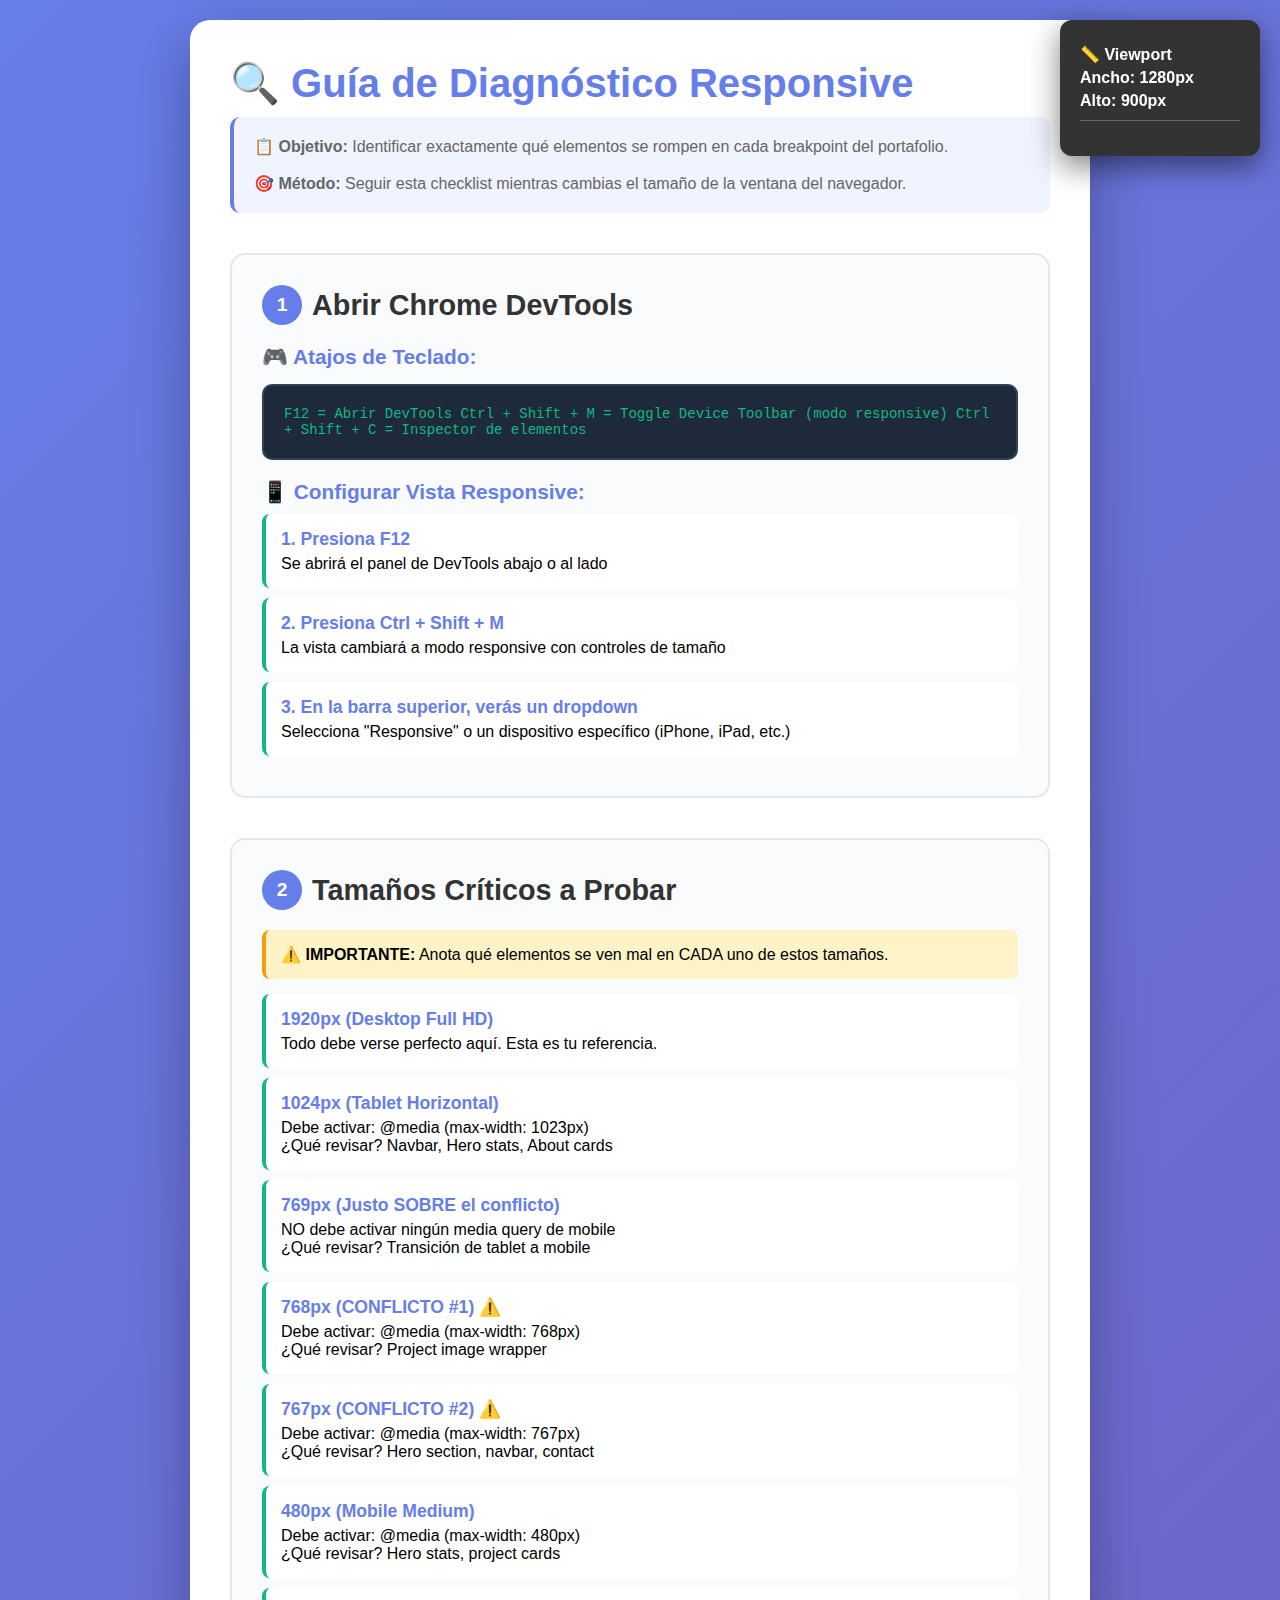
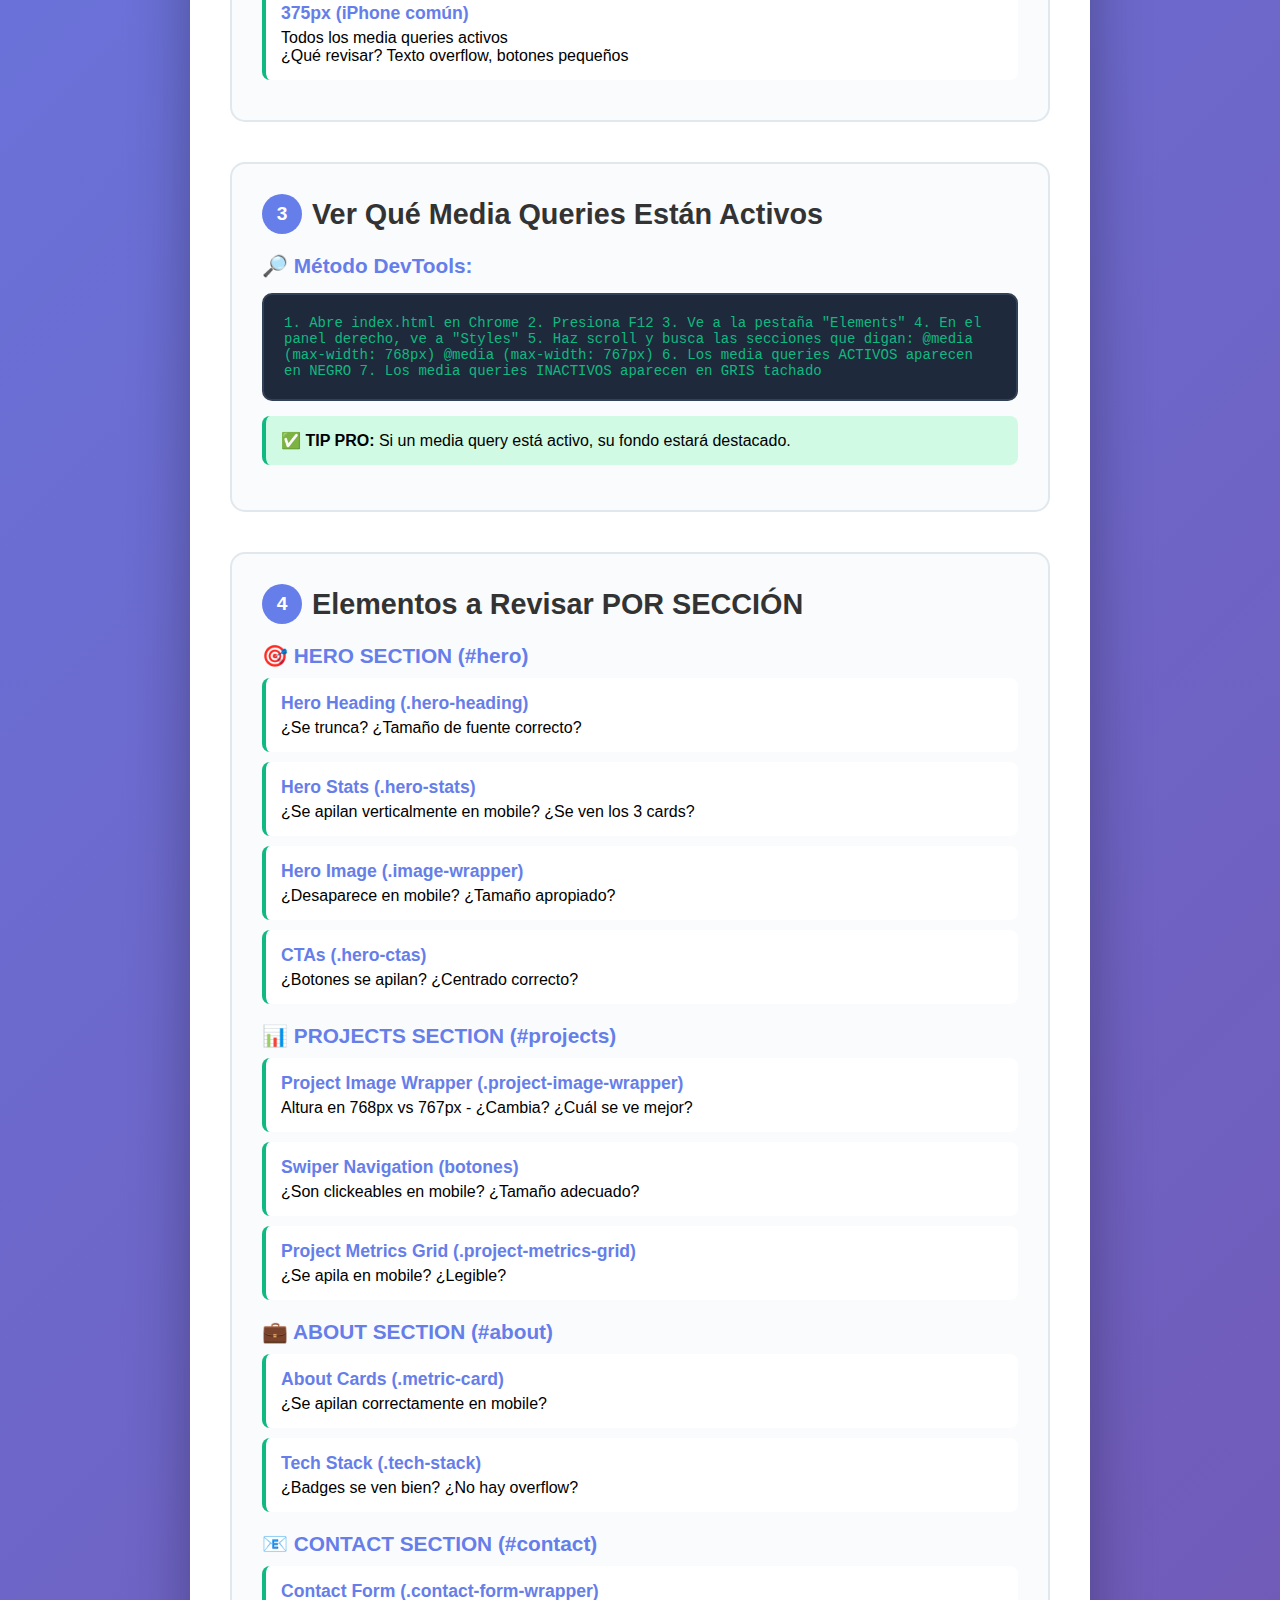
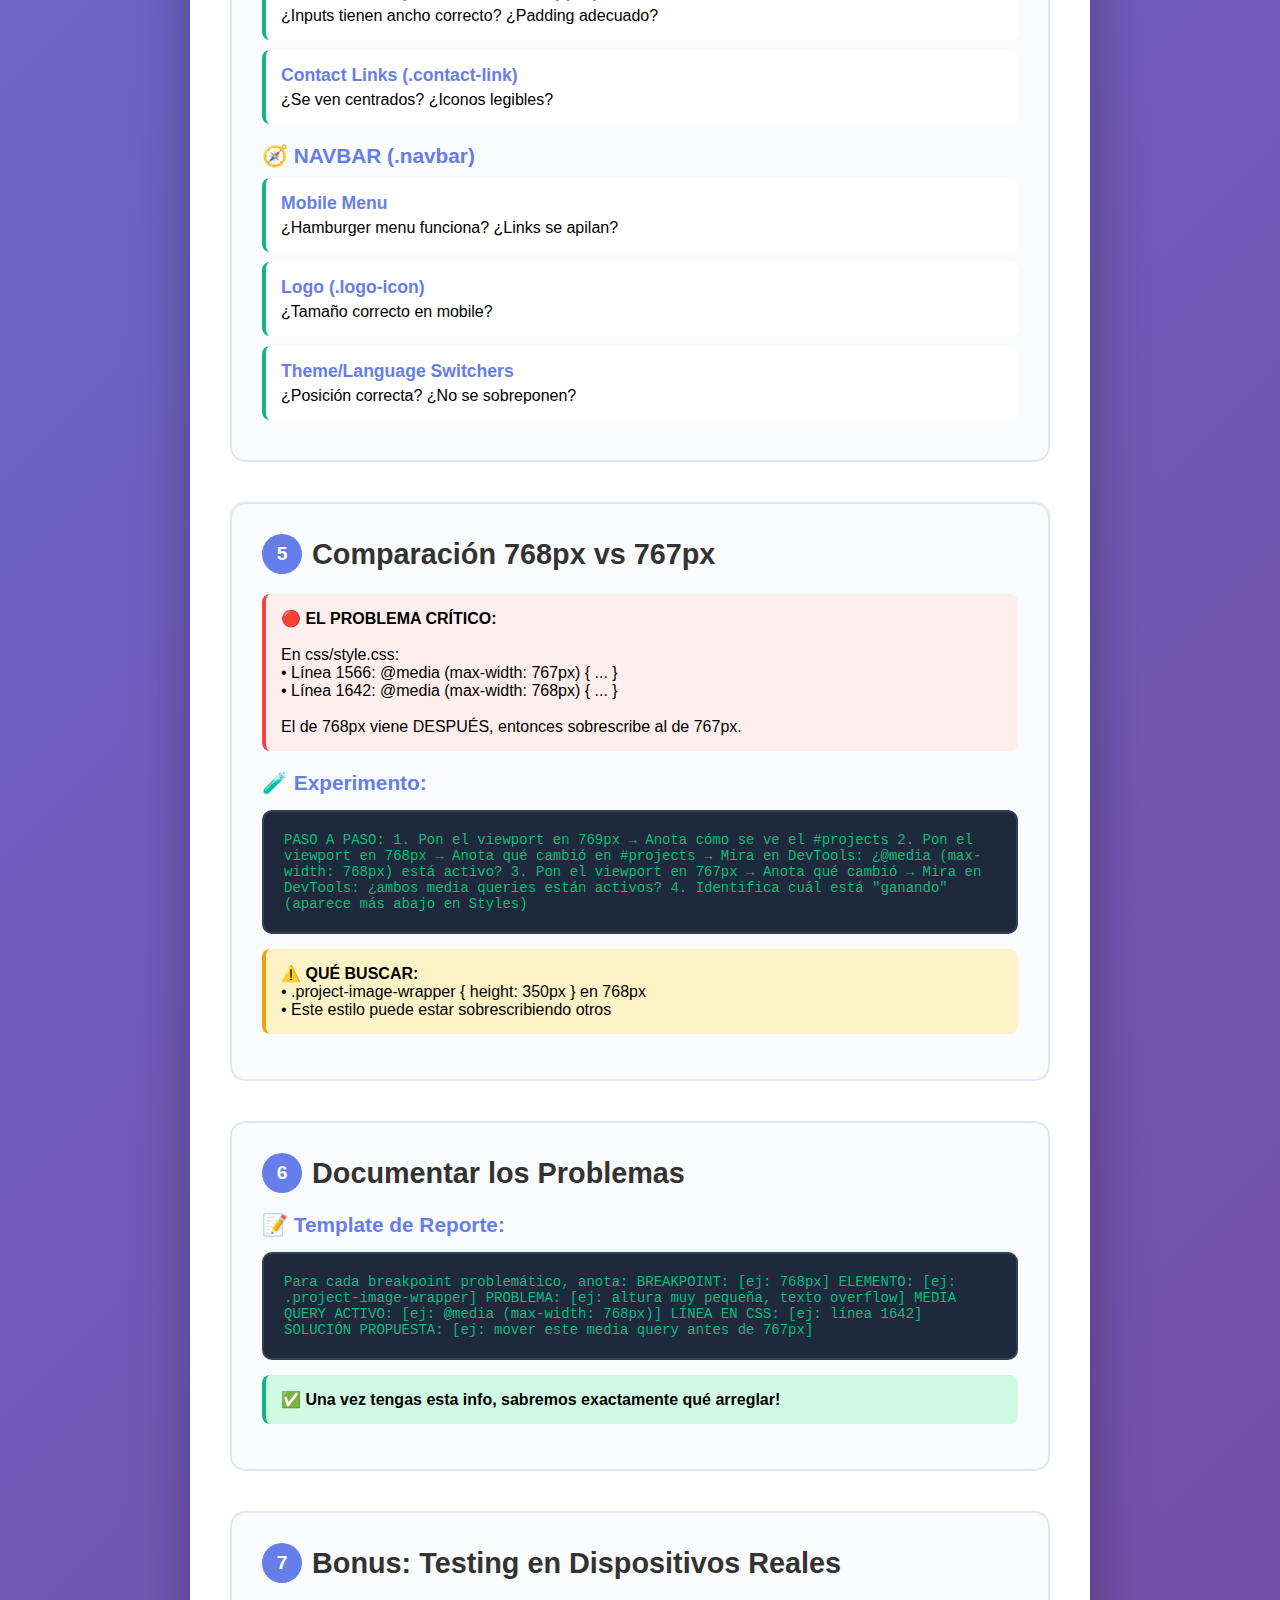
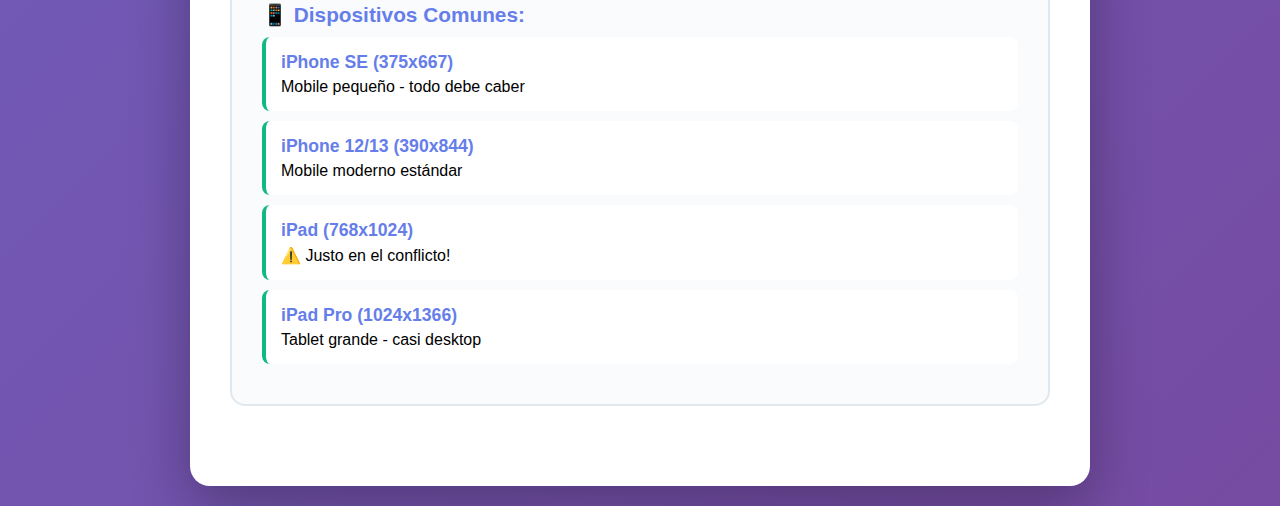
<file: diagnostic-checklist.html>
<!DOCTYPE html>
<html lang="es">
<head>
    <meta charset="UTF-8">
    <meta name="viewport" content="width=device-width, initial-scale=1.0">
    <title>Checklist de Diagnóstico Responsive</title>
    <style>
        * {
            margin: 0;
            padding: 0;
            box-sizing: border-box;
        }
        body {
            font-family: 'Arial', sans-serif;
            background: linear-gradient(135deg, #667eea 0%, #764ba2 100%);
            padding: 20px;
            min-height: 100vh;
        }
        .container {
            max-width: 900px;
            margin: 0 auto;
            background: white;
            border-radius: 20px;
            padding: 40px;
            box-shadow: 0 20px 60px rgba(0,0,0,0.3);
        }
        h1 {
            color: #667eea;
            margin-bottom: 10px;
            font-size: 2.5rem;
        }
        .intro {
            color: #666;
            margin-bottom: 30px;
            padding: 20px;
            background: #f0f4ff;
            border-radius: 10px;
            border-left: 4px solid #667eea;
        }
        .viewport-display {
            position: fixed;
            top: 20px;
            right: 20px;
            background: #333;
            color: white;
            padding: 20px;
            border-radius: 12px;
            font-size: 16px;
            font-weight: bold;
            z-index: 9999;
            box-shadow: 0 10px 30px rgba(0,0,0,0.5);
            min-width: 200px;
        }
        .viewport-display div {
            margin: 5px 0;
        }
        .breakpoint-indicator {
            display: none;
            padding: 8px 15px;
            border-radius: 20px;
            font-size: 14px;
            font-weight: bold;
            margin: 5px 0;
        }
        .section {
            margin: 40px 0;
            padding: 30px;
            background: #fafbfc;
            border-radius: 15px;
            border: 2px solid #e1e8ed;
        }
        .section h2 {
            color: #333;
            margin-bottom: 20px;
            font-size: 1.8rem;
            display: flex;
            align-items: center;
            gap: 10px;
        }
        .section h3 {
            color: #667eea;
            margin: 20px 0 10px 0;
            font-size: 1.3rem;
        }
        .checklist {
            list-style: none;
            padding: 0;
        }
        .checklist li {
            padding: 15px;
            margin: 10px 0;
            background: white;
            border-radius: 8px;
            border-left: 4px solid #10b981;
            transition: all 0.3s ease;
        }
        .checklist li:hover {
            transform: translateX(5px);
            box-shadow: 0 5px 15px rgba(0,0,0,0.1);
        }
        .checklist li strong {
            color: #667eea;
            display: block;
            margin-bottom: 5px;
            font-size: 1.1rem;
        }
        .code-box {
            background: #1e293b;
            color: #10b981;
            padding: 20px;
            border-radius: 10px;
            margin: 15px 0;
            font-family: 'Courier New', monospace;
            font-size: 14px;
            overflow-x: auto;
            border: 2px solid #334155;
        }
        .warning {
            background: #fef3c7;
            border-left: 4px solid #f59e0b;
            padding: 15px;
            margin: 15px 0;
            border-radius: 8px;
        }
        .error {
            background: #fee;
            border-left: 4px solid #ef4444;
            padding: 15px;
            margin: 15px 0;
            border-radius: 8px;
        }
        .success {
            background: #d1fae5;
            border-left: 4px solid #10b981;
            padding: 15px;
            margin: 15px 0;
            border-radius: 8px;
        }
        .step-number {
            background: #667eea;
            color: white;
            width: 40px;
            height: 40px;
            border-radius: 50%;
            display: inline-flex;
            align-items: center;
            justify-content: center;
            font-weight: bold;
            font-size: 1.2rem;
        }

        /* Breakpoint indicators */
        @media (max-width: 1023px) {
            .bp-1023 {
                display: inline-block;
                background: #3b82f6;
                color: white;
            }
        }
        @media (max-width: 767px) {
            .bp-767 {
                display: inline-block;
                background: #10b981;
                color: white;
            }
        }
        @media (max-width: 768px) {
            .bp-768 {
                display: inline-block;
                background: #ef4444;
                color: white;
            }
        }
        @media (max-width: 480px) {
            .bp-480 {
                display: inline-block;
                background: #8b5cf6;
                color: white;
            }
        }
    </style>
</head>
<body>
    <div class="viewport-display">
        <div>📏 Viewport</div>
        <div>Ancho: <span id="width"></span>px</div>
        <div>Alto: <span id="height"></span>px</div>
        <div style="margin-top: 10px; padding-top: 10px; border-top: 1px solid #666;">
            <div class="breakpoint-indicator bp-1023">≤1023px</div>
            <div class="breakpoint-indicator bp-767">≤767px</div>
            <div class="breakpoint-indicator bp-768">≤768px ⚠️</div>
            <div class="breakpoint-indicator bp-480">≤480px</div>
        </div>
    </div>

    <div class="container">
        <h1>🔍 Guía de Diagnóstico Responsive</h1>
        <div class="intro">
            <strong>📋 Objetivo:</strong> Identificar exactamente qué elementos se rompen en cada breakpoint del portafolio.
            <br><br>
            <strong>🎯 Método:</strong> Seguir esta checklist mientras cambias el tamaño de la ventana del navegador.
        </div>

        <!-- PASO 1 -->
        <div class="section">
            <h2><span class="step-number">1</span> Abrir Chrome DevTools</h2>

            <h3>🎮 Atajos de Teclado:</h3>
            <div class="code-box">
F12 = Abrir DevTools
Ctrl + Shift + M = Toggle Device Toolbar (modo responsive)
Ctrl + Shift + C = Inspector de elementos
            </div>

            <h3>📱 Configurar Vista Responsive:</h3>
            <ul class="checklist">
                <li>
                    <strong>1. Presiona F12</strong>
                    Se abrirá el panel de DevTools abajo o al lado
                </li>
                <li>
                    <strong>2. Presiona Ctrl + Shift + M</strong>
                    La vista cambiará a modo responsive con controles de tamaño
                </li>
                <li>
                    <strong>3. En la barra superior, verás un dropdown</strong>
                    Selecciona "Responsive" o un dispositivo específico (iPhone, iPad, etc.)
                </li>
            </ul>
        </div>

        <!-- PASO 2 -->
        <div class="section">
            <h2><span class="step-number">2</span> Tamaños Críticos a Probar</h2>

            <div class="warning">
                <strong>⚠️ IMPORTANTE:</strong> Anota qué elementos se ven mal en CADA uno de estos tamaños.
            </div>

            <ul class="checklist">
                <li>
                    <strong>1920px (Desktop Full HD)</strong>
                    Todo debe verse perfecto aquí. Esta es tu referencia.
                </li>
                <li>
                    <strong>1024px (Tablet Horizontal)</strong>
                    Debe activar: @media (max-width: 1023px)
                    <br>¿Qué revisar? Navbar, Hero stats, About cards
                </li>
                <li>
                    <strong>769px (Justo SOBRE el conflicto)</strong>
                    NO debe activar ningún media query de mobile
                    <br>¿Qué revisar? Transición de tablet a mobile
                </li>
                <li>
                    <strong>768px (CONFLICTO #1) ⚠️</strong>
                    Debe activar: @media (max-width: 768px)
                    <br>¿Qué revisar? Project image wrapper
                </li>
                <li>
                    <strong>767px (CONFLICTO #2) ⚠️</strong>
                    Debe activar: @media (max-width: 767px)
                    <br>¿Qué revisar? Hero section, navbar, contact
                </li>
                <li>
                    <strong>480px (Mobile Medium)</strong>
                    Debe activar: @media (max-width: 480px)
                    <br>¿Qué revisar? Hero stats, project cards
                </li>
                <li>
                    <strong>375px (iPhone común)</strong>
                    Todos los media queries activos
                    <br>¿Qué revisar? Texto overflow, botones pequeños
                </li>
            </ul>
        </div>

        <!-- PASO 3 -->
        <div class="section">
            <h2><span class="step-number">3</span> Ver Qué Media Queries Están Activos</h2>

            <h3>🔎 Método DevTools:</h3>
            <div class="code-box">
1. Abre index.html en Chrome
2. Presiona F12
3. Ve a la pestaña "Elements"
4. En el panel derecho, ve a "Styles"
5. Haz scroll y busca las secciones que digan:

   @media (max-width: 768px)
   @media (max-width: 767px)

6. Los media queries ACTIVOS aparecen en NEGRO
7. Los media queries INACTIVOS aparecen en GRIS tachado
            </div>

            <div class="success">
                <strong>✅ TIP PRO:</strong> Si un media query está activo, su fondo estará destacado.
            </div>
        </div>

        <!-- PASO 4 -->
        <div class="section">
            <h2><span class="step-number">4</span> Elementos a Revisar POR SECCIÓN</h2>

            <h3>🎯 HERO SECTION (#hero)</h3>
            <ul class="checklist">
                <li>
                    <strong>Hero Heading (.hero-heading)</strong>
                    ¿Se trunca? ¿Tamaño de fuente correcto?
                </li>
                <li>
                    <strong>Hero Stats (.hero-stats)</strong>
                    ¿Se apilan verticalmente en mobile? ¿Se ven los 3 cards?
                </li>
                <li>
                    <strong>Hero Image (.image-wrapper)</strong>
                    ¿Desaparece en mobile? ¿Tamaño apropiado?
                </li>
                <li>
                    <strong>CTAs (.hero-ctas)</strong>
                    ¿Botones se apilan? ¿Centrado correcto?
                </li>
            </ul>

            <h3>📊 PROJECTS SECTION (#projects)</h3>
            <ul class="checklist">
                <li>
                    <strong>Project Image Wrapper (.project-image-wrapper)</strong>
                    Altura en 768px vs 767px - ¿Cambia? ¿Cuál se ve mejor?
                </li>
                <li>
                    <strong>Swiper Navigation (botones)</strong>
                    ¿Son clickeables en mobile? ¿Tamaño adecuado?
                </li>
                <li>
                    <strong>Project Metrics Grid (.project-metrics-grid)</strong>
                    ¿Se apila en mobile? ¿Legible?
                </li>
            </ul>

            <h3>💼 ABOUT SECTION (#about)</h3>
            <ul class="checklist">
                <li>
                    <strong>About Cards (.metric-card)</strong>
                    ¿Se apilan correctamente en mobile?
                </li>
                <li>
                    <strong>Tech Stack (.tech-stack)</strong>
                    ¿Badges se ven bien? ¿No hay overflow?
                </li>
            </ul>

            <h3>📧 CONTACT SECTION (#contact)</h3>
            <ul class="checklist">
                <li>
                    <strong>Contact Form (.contact-form-wrapper)</strong>
                    ¿Inputs tienen ancho correcto? ¿Padding adecuado?
                </li>
                <li>
                    <strong>Contact Links (.contact-link)</strong>
                    ¿Se ven centrados? ¿Iconos legibles?
                </li>
            </ul>

            <h3>🧭 NAVBAR (.navbar)</h3>
            <ul class="checklist">
                <li>
                    <strong>Mobile Menu</strong>
                    ¿Hamburger menu funciona? ¿Links se apilan?
                </li>
                <li>
                    <strong>Logo (.logo-icon)</strong>
                    ¿Tamaño correcto en mobile?
                </li>
                <li>
                    <strong>Theme/Language Switchers</strong>
                    ¿Posición correcta? ¿No se sobreponen?
                </li>
            </ul>
        </div>

        <!-- PASO 5 -->
        <div class="section">
            <h2><span class="step-number">5</span> Comparación 768px vs 767px</h2>

            <div class="error">
                <strong>🔴 EL PROBLEMA CRÍTICO:</strong>
                <br><br>
                En css/style.css:
                <br>• Línea 1566: @media (max-width: 767px) { ... }
                <br>• Línea 1642: @media (max-width: 768px) { ... }
                <br><br>
                El de 768px viene DESPUÉS, entonces sobrescribe al de 767px.
            </div>

            <h3>🧪 Experimento:</h3>
            <div class="code-box">
PASO A PASO:

1. Pon el viewport en 769px
   → Anota cómo se ve el #projects

2. Pon el viewport en 768px
   → Anota qué cambió en #projects
   → Mira en DevTools: ¿@media (max-width: 768px) está activo?

3. Pon el viewport en 767px
   → Anota qué cambió
   → Mira en DevTools: ¿ambos media queries están activos?

4. Identifica cuál está "ganando" (aparece más abajo en Styles)
            </div>

            <div class="warning">
                <strong>⚠️ QUÉ BUSCAR:</strong>
                <br>• .project-image-wrapper { height: 350px } en 768px
                <br>• Este estilo puede estar sobrescribiendo otros
            </div>
        </div>

        <!-- PASO 6 -->
        <div class="section">
            <h2><span class="step-number">6</span> Documentar los Problemas</h2>

            <h3>📝 Template de Reporte:</h3>
            <div class="code-box">
Para cada breakpoint problemático, anota:

BREAKPOINT: [ej: 768px]
ELEMENTO: [ej: .project-image-wrapper]
PROBLEMA: [ej: altura muy pequeña, texto overflow]
MEDIA QUERY ACTIVO: [ej: @media (max-width: 768px)]
LÍNEA EN CSS: [ej: línea 1642]
SOLUCIÓN PROPUESTA: [ej: mover este media query antes de 767px]
            </div>

            <div class="success">
                <strong>✅ Una vez tengas esta info, sabremos exactamente qué arreglar!</strong>
            </div>
        </div>

        <!-- PASO 7 -->
        <div class="section">
            <h2><span class="step-number">7</span> Bonus: Testing en Dispositivos Reales</h2>

            <h3>📱 Dispositivos Comunes:</h3>
            <ul class="checklist">
                <li>
                    <strong>iPhone SE (375x667)</strong>
                    Mobile pequeño - todo debe caber
                </li>
                <li>
                    <strong>iPhone 12/13 (390x844)</strong>
                    Mobile moderno estándar
                </li>
                <li>
                    <strong>iPad (768x1024)</strong>
                    ⚠️ Justo en el conflicto!
                </li>
                <li>
                    <strong>iPad Pro (1024x1366)</strong>
                    Tablet grande - casi desktop
                </li>
            </ul>
        </div>

    </div>

    <script>
        function updateViewport() {
            const width = window.innerWidth;
            const height = window.innerHeight;
            document.getElementById('width').textContent = width;
            document.getElementById('height').textContent = height;
        }

        updateViewport();
        window.addEventListener('resize', updateViewport);
    </script>
</body>
</html>
</file>
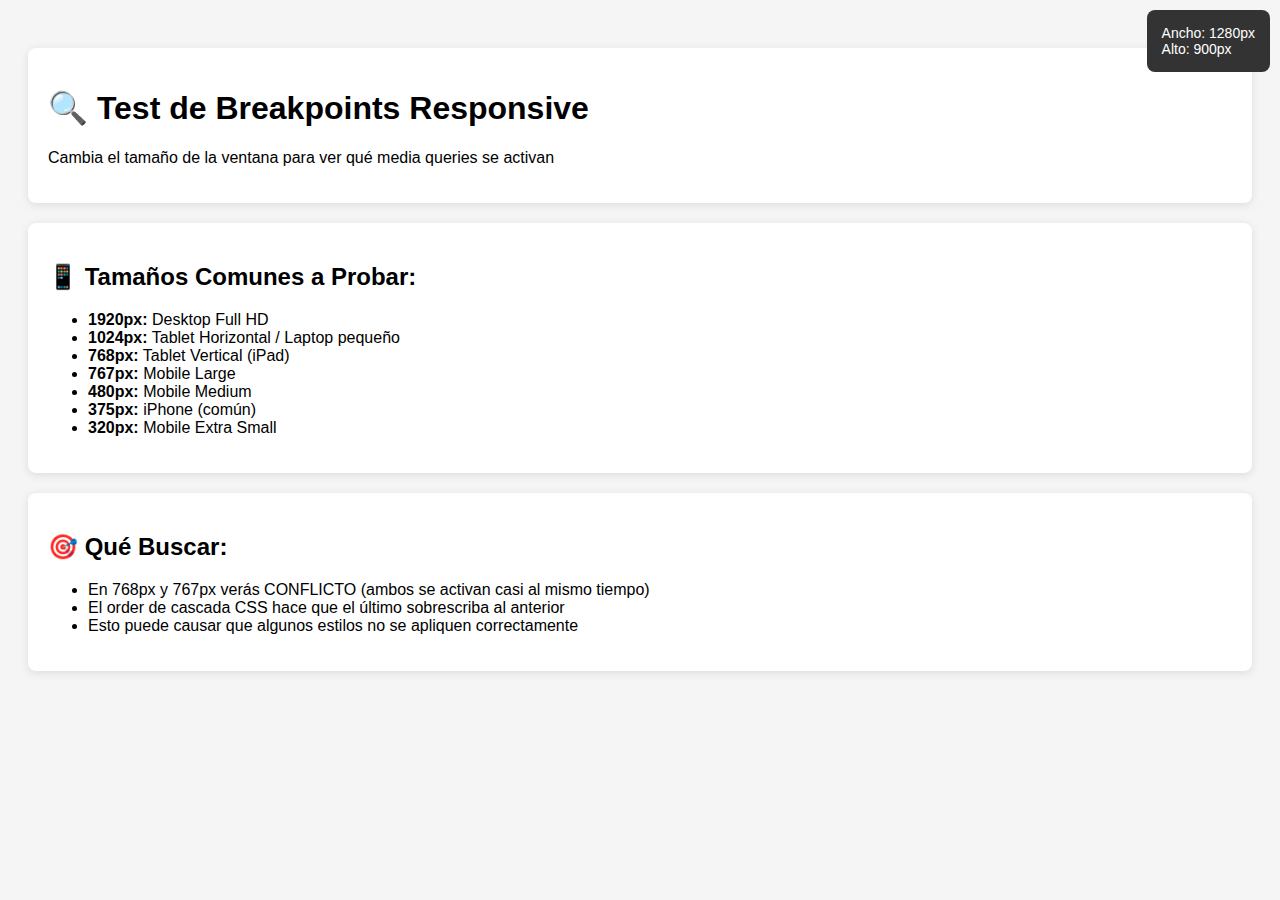
<file: test-responsive.html>
<!DOCTYPE html>
<html lang="es">
<head>
    <meta charset="UTF-8">
    <meta name="viewport" content="width=device-width, initial-scale=1.0">
    <title>Test Responsive - Diagnóstico</title>
    <style>
        body {
            font-family: Arial, sans-serif;
            padding: 20px;
            background: #f5f5f5;
        }
        .viewport-info {
            position: fixed;
            top: 10px;
            right: 10px;
            background: #333;
            color: white;
            padding: 15px;
            border-radius: 8px;
            font-size: 14px;
            z-index: 9999;
        }
        .test-box {
            background: white;
            padding: 20px;
            margin: 20px 0;
            border-radius: 8px;
            box-shadow: 0 2px 10px rgba(0,0,0,0.1);
        }
        .breakpoint {
            display: none;
            padding: 10px;
            margin: 10px 0;
            border-radius: 4px;
            font-weight: bold;
        }

        /* Tus breakpoints actuales */
        @media (max-width: 1023px) {
            .bp-1023 {
                display: block;
                background: #3b82f6;
                color: white;
            }
        }

        @media (max-width: 767px) {
            .bp-767 {
                display: block;
                background: #10b981;
                color: white;
            }
        }

        @media (max-width: 768px) {
            .bp-768 {
                display: block;
                background: #ef4444;
                color: white;
            }
        }

        @media (max-width: 480px) {
            .bp-480 {
                display: block;
                background: #8b5cf6;
                color: white;
            }
        }
    </style>
</head>
<body>
    <div class="viewport-info">
        <div>Ancho: <span id="width"></span>px</div>
        <div>Alto: <span id="height"></span>px</div>
    </div>

    <div class="test-box">
        <h1>🔍 Test de Breakpoints Responsive</h1>
        <p>Cambia el tamaño de la ventana para ver qué media queries se activan</p>

        <div class="breakpoint bp-1023">
            ✅ ACTIVO: @media (max-width: 1023px) - Tablet
        </div>

        <div class="breakpoint bp-767">
            ✅ ACTIVO: @media (max-width: 767px) - Mobile
        </div>

        <div class="breakpoint bp-768">
            ⚠️ ACTIVO: @media (max-width: 768px) - Projects (CONFLICTO)
        </div>

        <div class="breakpoint bp-480">
            ✅ ACTIVO: @media (max-width: 480px) - Extra Small
        </div>
    </div>

    <div class="test-box">
        <h2>📱 Tamaños Comunes a Probar:</h2>
        <ul>
            <li><strong>1920px:</strong> Desktop Full HD</li>
            <li><strong>1024px:</strong> Tablet Horizontal / Laptop pequeño</li>
            <li><strong>768px:</strong> Tablet Vertical (iPad)</li>
            <li><strong>767px:</strong> Mobile Large</li>
            <li><strong>480px:</strong> Mobile Medium</li>
            <li><strong>375px:</strong> iPhone (común)</li>
            <li><strong>320px:</strong> Mobile Extra Small</li>
        </ul>
    </div>

    <div class="test-box">
        <h2>🎯 Qué Buscar:</h2>
        <ul>
            <li>En 768px y 767px verás CONFLICTO (ambos se activan casi al mismo tiempo)</li>
            <li>El order de cascada CSS hace que el último sobrescriba al anterior</li>
            <li>Esto puede causar que algunos estilos no se apliquen correctamente</li>
        </ul>
    </div>

    <script>
        function updateViewport() {
            document.getElementById('width').textContent = window.innerWidth;
            document.getElementById('height').textContent = window.innerHeight;
        }

        updateViewport();
        window.addEventListener('resize', updateViewport);
    </script>
</body>
</html>
</file>
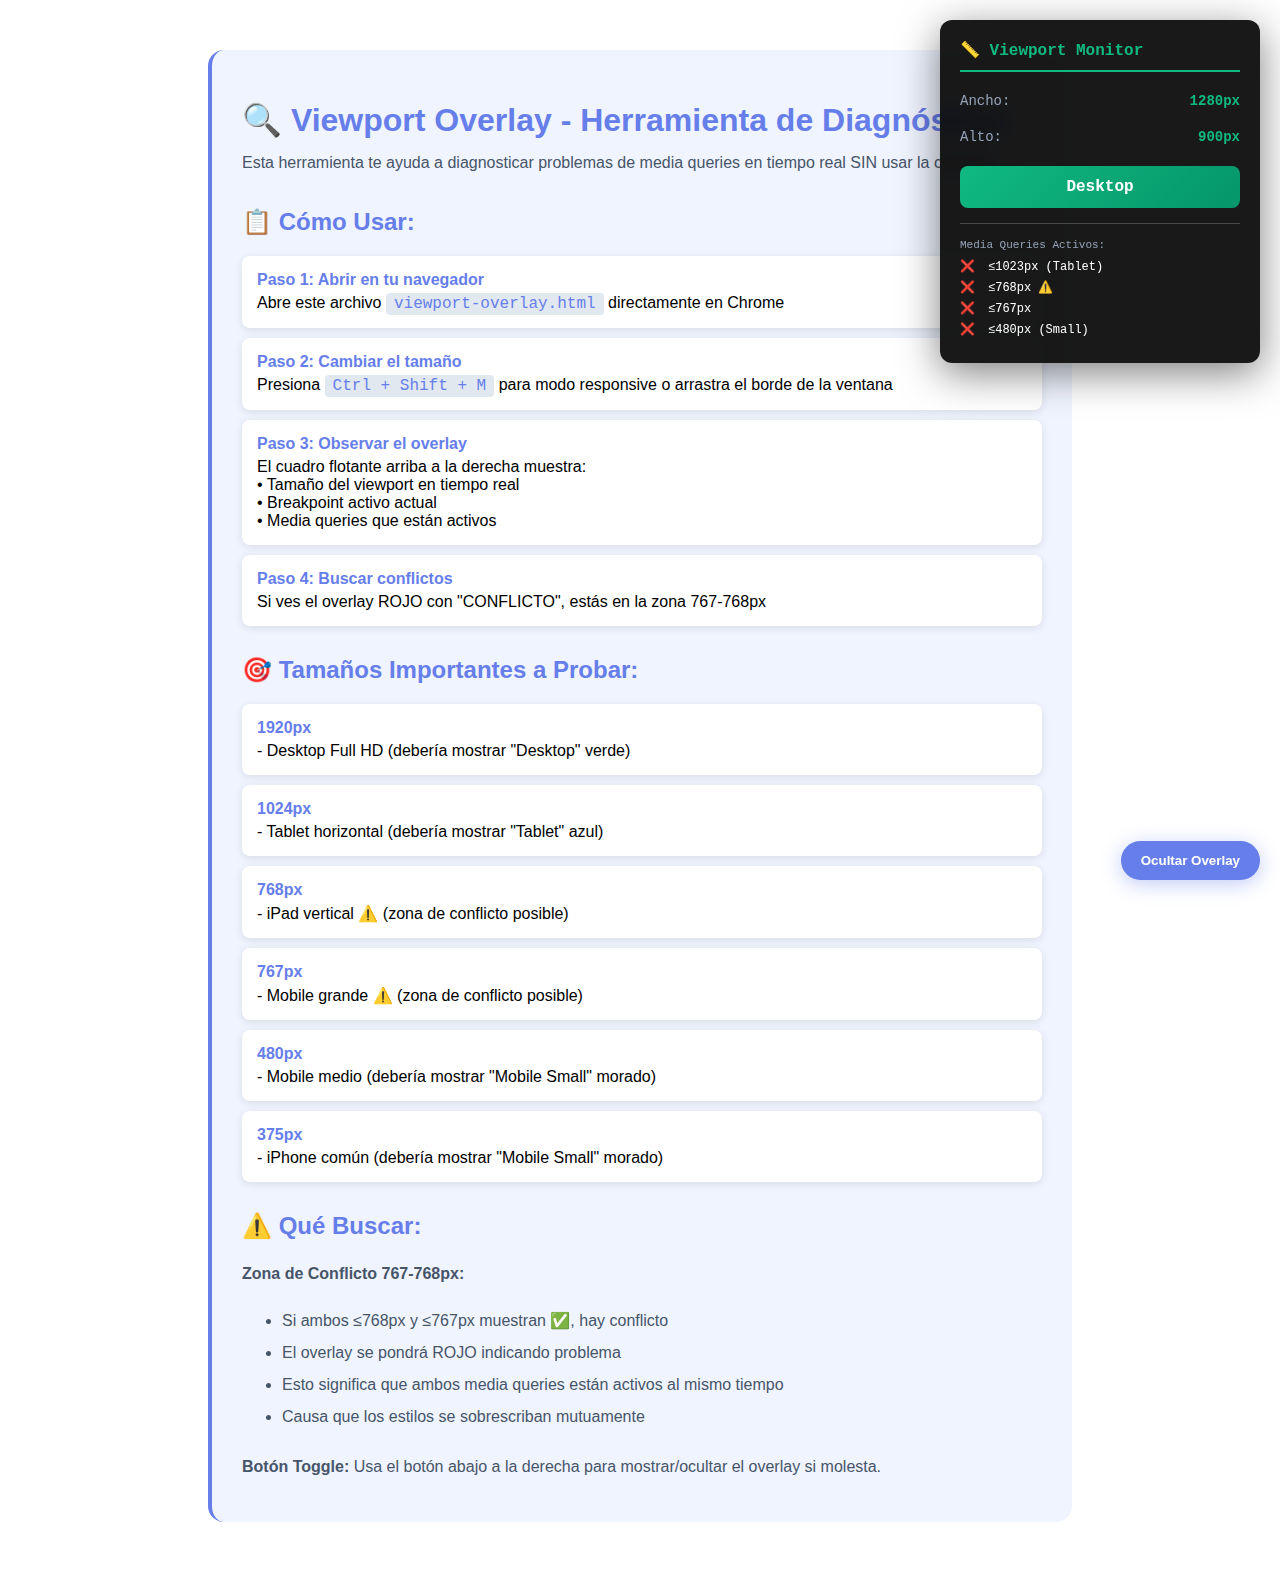
<file: viewport-overlay.html>
<!DOCTYPE html>
<html lang="es">
<head>
    <meta charset="UTF-8">
    <meta name="viewport" content="width=device-width, initial-scale=1.0">
    <title>Viewport Overlay - Test Responsive</title>
    <style>
        body {
            margin: 0;
            font-family: 'Inter', sans-serif;
        }

        /* Overlay flotante */
        #viewport-overlay {
            position: fixed;
            top: 20px;
            right: 20px;
            background: rgba(0, 0, 0, 0.9);
            color: white;
            padding: 20px;
            border-radius: 12px;
            font-family: 'Courier New', monospace;
            font-size: 14px;
            z-index: 999999;
            box-shadow: 0 10px 40px rgba(0,0,0,0.5);
            min-width: 280px;
            backdrop-filter: blur(10px);
        }

        .overlay-header {
            font-size: 16px;
            font-weight: bold;
            margin-bottom: 15px;
            padding-bottom: 10px;
            border-bottom: 2px solid #10b981;
            color: #10b981;
        }

        .overlay-row {
            display: flex;
            justify-content: space-between;
            margin: 8px 0;
            padding: 6px 0;
        }

        .overlay-label {
            color: #94a3b8;
        }

        .overlay-value {
            font-weight: bold;
            color: #10b981;
        }

        .breakpoint-indicator {
            margin-top: 15px;
            padding: 12px;
            border-radius: 8px;
            text-align: center;
            font-weight: bold;
            font-size: 16px;
        }

        .bp-desktop {
            background: linear-gradient(135deg, #10b981, #059669);
        }

        .bp-tablet {
            background: linear-gradient(135deg, #3b82f6, #2563eb);
        }

        .bp-mobile {
            background: linear-gradient(135deg, #8b5cf6, #7c3aed);
        }

        .bp-conflict {
            background: linear-gradient(135deg, #ef4444, #dc2626);
            animation: pulse 1.5s ease-in-out infinite;
        }

        @keyframes pulse {
            0%, 100% { opacity: 1; }
            50% { opacity: 0.7; }
        }

        .media-queries {
            margin-top: 15px;
            padding-top: 15px;
            border-top: 1px solid rgba(255,255,255,0.2);
        }

        .mq-item {
            display: flex;
            align-items: center;
            margin: 6px 0;
            font-size: 12px;
        }

        .mq-item .status {
            width: 20px;
            margin-right: 8px;
        }

        .active { color: #10b981; }
        .inactive { color: #64748b; }

        .toggle-btn {
            position: fixed;
            bottom: 20px;
            right: 20px;
            background: #667eea;
            color: white;
            border: none;
            padding: 12px 20px;
            border-radius: 50px;
            font-weight: bold;
            cursor: pointer;
            z-index: 999999;
            box-shadow: 0 4px 20px rgba(102, 126, 234, 0.4);
            transition: all 0.3s ease;
        }

        .toggle-btn:hover {
            transform: translateY(-2px);
            box-shadow: 0 6px 30px rgba(102, 126, 234, 0.6);
        }

        .instructions {
            background: #f0f4ff;
            padding: 30px;
            max-width: 800px;
            margin: 50px auto;
            border-radius: 16px;
            border-left: 4px solid #667eea;
        }

        .instructions h1 {
            color: #667eea;
            margin-bottom: 10px;
        }

        .instructions p {
            color: #475569;
            line-height: 1.8;
            margin: 10px 0;
        }

        .instructions code {
            background: #e2e8f0;
            padding: 2px 8px;
            border-radius: 4px;
            font-family: 'Courier New', monospace;
            color: #667eea;
        }

        .step-list {
            list-style: none;
            padding: 0;
            margin-top: 20px;
        }

        .step-list li {
            background: white;
            padding: 15px;
            margin: 10px 0;
            border-radius: 8px;
            box-shadow: 0 2px 8px rgba(0,0,0,0.1);
        }

        .step-list strong {
            color: #667eea;
            display: block;
            margin-bottom: 5px;
        }
    </style>
</head>
<body>

    <!-- Overlay flotante -->
    <div id="viewport-overlay">
        <div class="overlay-header">📏 Viewport Monitor</div>

        <div class="overlay-row">
            <span class="overlay-label">Ancho:</span>
            <span class="overlay-value" id="width-display">-</span>
        </div>

        <div class="overlay-row">
            <span class="overlay-label">Alto:</span>
            <span class="overlay-value" id="height-display">-</span>
        </div>

        <div id="breakpoint-display" class="breakpoint-indicator bp-desktop">
            Desktop
        </div>

        <div class="media-queries">
            <div style="color: #94a3b8; font-size: 11px; margin-bottom: 8px;">Media Queries Activos:</div>
            <div class="mq-item">
                <span class="status" id="mq-1023">-</span>
                <span>≤1023px (Tablet)</span>
            </div>
            <div class="mq-item">
                <span class="status" id="mq-768">-</span>
                <span>≤768px ⚠️</span>
            </div>
            <div class="mq-item">
                <span class="status" id="mq-767">-</span>
                <span>≤767px</span>
            </div>
            <div class="mq-item">
                <span class="status" id="mq-480">-</span>
                <span>≤480px (Small)</span>
            </div>
        </div>
    </div>

    <!-- Toggle button -->
    <button class="toggle-btn" id="toggle-btn">Ocultar Overlay</button>

    <!-- Instructions -->
    <div class="instructions">
        <h1>🔍 Viewport Overlay - Herramienta de Diagnóstico</h1>
        <p>Esta herramienta te ayuda a diagnosticar problemas de media queries en tiempo real SIN usar la consola.</p>

        <h2 style="color: #667eea; margin-top: 30px;">📋 Cómo Usar:</h2>
        <ul class="step-list">
            <li>
                <strong>Paso 1: Abrir en tu navegador</strong>
                Abre este archivo <code>viewport-overlay.html</code> directamente en Chrome
            </li>
            <li>
                <strong>Paso 2: Cambiar el tamaño</strong>
                Presiona <code>Ctrl + Shift + M</code> para modo responsive o arrastra el borde de la ventana
            </li>
            <li>
                <strong>Paso 3: Observar el overlay</strong>
                El cuadro flotante arriba a la derecha muestra:
                <br>• Tamaño del viewport en tiempo real
                <br>• Breakpoint activo actual
                <br>• Media queries que están activos
            </li>
            <li>
                <strong>Paso 4: Buscar conflictos</strong>
                Si ves el overlay ROJO con "CONFLICTO", estás en la zona 767-768px
            </li>
        </ul>

        <h2 style="color: #667eea; margin-top: 30px;">🎯 Tamaños Importantes a Probar:</h2>
        <ul class="step-list">
            <li><strong>1920px</strong> - Desktop Full HD (debería mostrar "Desktop" verde)</li>
            <li><strong>1024px</strong> - Tablet horizontal (debería mostrar "Tablet" azul)</li>
            <li><strong>768px</strong> - iPad vertical ⚠️ (zona de conflicto posible)</li>
            <li><strong>767px</strong> - Mobile grande ⚠️ (zona de conflicto posible)</li>
            <li><strong>480px</strong> - Mobile medio (debería mostrar "Mobile Small" morado)</li>
            <li><strong>375px</strong> - iPhone común (debería mostrar "Mobile Small" morado)</li>
        </ul>

        <h2 style="color: #667eea; margin-top: 30px;">⚠️ Qué Buscar:</h2>
        <p><strong>Zona de Conflicto 767-768px:</strong></p>
        <ul style="color: #475569; line-height: 2;">
            <li>Si ambos ≤768px y ≤767px muestran ✅, hay conflicto</li>
            <li>El overlay se pondrá ROJO indicando problema</li>
            <li>Esto significa que ambos media queries están activos al mismo tiempo</li>
            <li>Causa que los estilos se sobrescriban mutuamente</li>
        </ul>

        <p style="margin-top: 20px;"><strong>Botón Toggle:</strong> Usa el botón abajo a la derecha para mostrar/ocultar el overlay si molesta.</p>
    </div>

    <script>
        // Elements
        const overlay = document.getElementById('viewport-overlay');
        const widthDisplay = document.getElementById('width-display');
        const heightDisplay = document.getElementById('height-display');
        const breakpointDisplay = document.getElementById('breakpoint-display');
        const toggleBtn = document.getElementById('toggle-btn');

        const mq1023 = document.getElementById('mq-1023');
        const mq768 = document.getElementById('mq-768');
        const mq767 = document.getElementById('mq-767');
        const mq480 = document.getElementById('mq-480');

        // Media queries
        const mediaQueries = {
            mq1023: window.matchMedia('(max-width: 1023px)'),
            mq768: window.matchMedia('(max-width: 768px)'),
            mq767: window.matchMedia('(max-width: 767px)'),
            mq480: window.matchMedia('(max-width: 480px)')
        };

        function updateOverlay() {
            const width = window.innerWidth;
            const height = window.innerHeight;

            // Update dimensions
            widthDisplay.textContent = `${width}px`;
            heightDisplay.textContent = `${height}px`;

            // Update media query status
            mq1023.textContent = mediaQueries.mq1023.matches ? '✅' : '❌';
            mq1023.className = `status ${mediaQueries.mq1023.matches ? 'active' : 'inactive'}`;

            mq768.textContent = mediaQueries.mq768.matches ? '✅' : '❌';
            mq768.className = `status ${mediaQueries.mq768.matches ? 'active' : 'inactive'}`;

            mq767.textContent = mediaQueries.mq767.matches ? '✅' : '❌';
            mq767.className = `status ${mediaQueries.mq767.matches ? 'active' : 'inactive'}`;

            mq480.textContent = mediaQueries.mq480.matches ? '✅' : '❌';
            mq480.className = `status ${mediaQueries.mq480.matches ? 'active' : 'inactive'}`;

            // Determine breakpoint
            let bpClass = 'bp-desktop';
            let bpText = 'Desktop';

            // Check for conflict
            const hasConflict = (width === 767 || width === 768) &&
                                mediaQueries.mq767.matches &&
                                mediaQueries.mq768.matches;

            if (hasConflict) {
                bpClass = 'bp-conflict';
                bpText = '⚠️ CONFLICTO 767-768px';
            } else if (width <= 480) {
                bpClass = 'bp-mobile';
                bpText = 'Mobile Small';
            } else if (width <= 767) {
                bpClass = 'bp-mobile';
                bpText = 'Mobile';
            } else if (width >= 768 && width <= 1023) {
                bpClass = 'bp-tablet';
                bpText = 'Tablet';
            }

            // Update breakpoint display
            breakpointDisplay.className = `breakpoint-indicator ${bpClass}`;
            breakpointDisplay.textContent = bpText;
        }

        // Toggle overlay
        let overlayVisible = true;
        toggleBtn.addEventListener('click', () => {
            overlayVisible = !overlayVisible;
            overlay.style.display = overlayVisible ? 'block' : 'none';
            toggleBtn.textContent = overlayVisible ? 'Ocultar Overlay' : 'Mostrar Overlay';
        });

        // Update on resize (debounced for performance)
        let resizeTimeout;
        window.addEventListener('resize', () => {
            clearTimeout(resizeTimeout);
            updateOverlay(); // Update immediately for visual feedback
        });

        // Initial update
        updateOverlay();
    </script>
</body>
</html>
</file>
